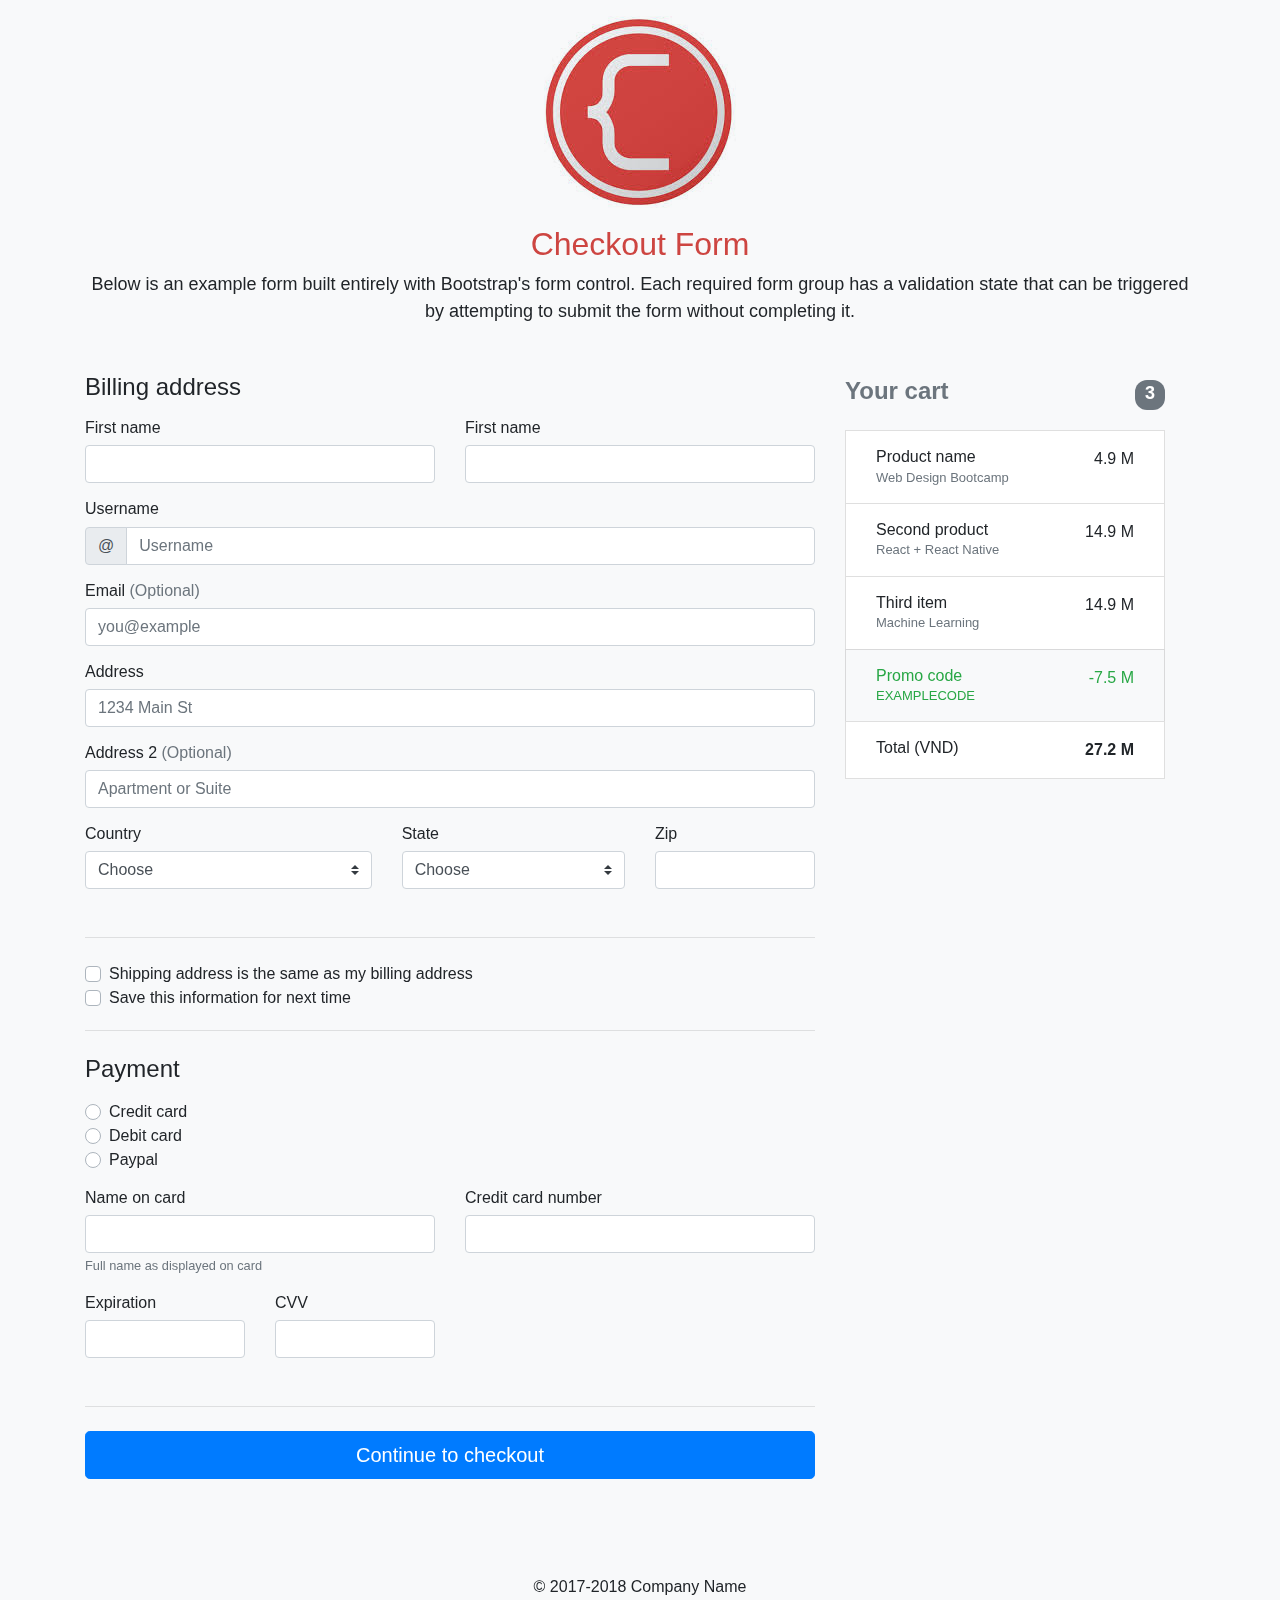
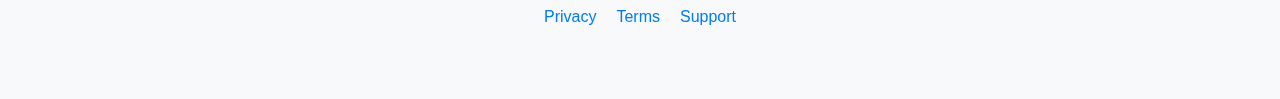
<file: checkout.html>
<!DOCTYPE html>
<html lang="en">

<head>
    <meta charset="UTF-8">
    <meta name="viewport" content="width=device-width, initial-scale=1.0">
    <link rel="stylesheet" crossorigin="anonymous"
        href="https://stackpath.bootstrapcdn.com/bootstrap/4.4.1/css/bootstrap.min.css"
        integrity="sha384-Vkoo8x4CGsO3+Hhxv8T/Q5PaXtkKtu6ug5TOeNV6gBiFeWPGFN9MuhOf23Q9Ifjh" />
    <link rel="stylesheet" crossorigin="anonymous" href="https://use.fontawesome.com/releases/v5.6.3/css/all.css"
        integrity="sha384-UHRtZLI+pbxtHCWp1t77Bi1L4ZtiqrqD80Kn4Z8NTSRyMA2Fd33n5dQ8lWUE00s/" />
    <link rel="stylesheet" href="checkOut.css">
    <title>Document</title>

</head>

<body>
    <div class="logo container">
        <img src="img/logo.jpeg" />

    </div>
    <div class="container">
        <h2 class="text-center" style="color: #cd4541;">Checkout Form</h2>
        <p class="text-center" style="font-size: 18px;">Below is an example form built entirely with Bootstrap's form
            control. Each required form group has a validation state that can be triggered by attempting to submit the
            form without completing it.</p>
    </div>

    <div class="container mt-5">
        <div class="row">
            <div class="col-md-8">
                <h1 style="font-size: 24px">Billing address</h1>
                <div class="row form mt-3">
                    <div class="col-md-6">
                        <h3>First name</h3>
                        <input type="text" class="form-control" id="email">
                    </div>
                    <div class="col-md-6">
                        <h3>First name</h3>
                        <input type="text" class="form-control" id="email">
                    </div>

                </div>
                <div class="form mt-3">
                    <h3>Username</h3>
                </div>
                <div class="input-group">
                    <div class="input-group-prepend">
                        <span class="input-group-text">@</span>
                    </div>
                    <input class="form-control" type="text" placeholder="Username" />
                </div>
                <div class="form mt-3">
                    <h3>Email <a style="color: #6c757d">(Optional)</a></h3>
                    <input class="form-control" type="text" placeholder="you@example" />
                </div>
                <div class="form mt-3">
                    <h3>Address</h3>
                    <input class="form-control" type="text" placeholder="1234 Main St" />
                </div>
                <div class="form mt-3">
                    <h3>Address 2 <a style="color: #6c757d">(Optional)</a></h3>
                    <input class="form-control" type="text" placeholder="Apartment or Suite" />
                </div>
                <div class="form-3 row">
                    <div class="col-md-5 form mt-3">
                        <h3>Country</h3>

                        <select class="custom-select" width="300px">
                            <option>Choose</option>
                            <option>Viet Nam</option>
                            <option>Australia</option>
                        </select>
                    </div>
                    <div class="col-md-4 form mt-3">
                        <h3>State</h3>

                        <select class="custom-select">
                            <option>Choose</option>
                            <option>Viet Nam</option>
                            <option>Australia</option>
                        </select>
                    </div>
                    <div class="col-md-3 form mt-3">
                        <h3>Zip</h3>
                        <input type="text" class="form-control">
                    </div>
                </div>
                <div class="line mt-5 ">
                    <div class="custom-control custom-checkbox">
                        <input type="checkbox" class="custom-control-input">
                        <label class="custom-control-label mt-4">Shipping address is the same as my billing
                            address</label>
                    </div>
                    <div class="custom-control custom-checkbox">
                        <input type="checkbox" class="custom-control-input">
                        <label class="custom-control-label mb-4">Save this information for next time</label>
                    </div>
                </div>
                <div class="line mt-n1">
                    <h1 style="font-size: 24px;" class="mt-4 mb-3">Payment</h1>
                </div>
                <div class="custom-control custom-radio">
                    <input id="credit" name="paymentMethod" type="radio" class="custom-control-input">
                    <label class="custom-control-label" for="credit">Credit card</label>
                </div>
                <div class="custom-control custom-radio">
                    <input id="debit" name="paymentMethod" type="radio" class="custom-control-input">
                    <label class="custom-control-label" for="debit">Debit card</label>
                </div>
                <div class="custom-control custom-radio">
                    <input id="paypal" name="paymentMethod" type="radio" class="custom-control-input">
                    <label class="custom-control-label" for="paypal">Paypal</label>
                </div>

                <div class="row form mt-3">
                    <div class="col-md-6">
                        <h3>Name on card</h3>
                        <input type="text" class="form-control" id="email">
                        <small class="text-muted">Full name as displayed on card</small>
                    </div>
                    <div class="col-md-6">
                        <h3>Credit card number </h3>
                        <input type="text" class="form-control" id="email">
                    </div>
                </div>
                <div class="row mt-3">
                    <div class="col-md-3 form">
                        <h3>Expiration</h3>
                        <input type="text" class="form-control" id="email">
                    </div>
                    <div class="col-md-3 form">
                        <h3>CVV</h3>
                        <input type="text" class="form-control" id="email">
                    </div>
                </div>
                <div class="line mt-5 pb-5">
                    <button class="btn btn-primary btn-lg btn-block mt-4 mb-5">Continue to checkout</button>
                </div>
            </div>

            <div class="col-md-4 row">
                <div class="col-md-6">
                    <p style="color: #6c757d; font-size: 24px; font-weight: 600">Your cart</p>


                </div>
                <div class="col-md-6">
                    <div class="circle">
                        <p>3</p>
                    </div>

                </div>
                <div class="col-md mTop">
                    <div class="frame">
                        <div class="title mt-3">
                            <h1>Product name</h1>
                            <p>Web Design Bootcamp</p>
                        </div>

                        <div class="number mt-3 ">
                            <p>4.9 M</p>
                        </div>
                    </div>
                    <div class=" frame">
                        <div class="title mt-3">
                            <h1>Second product</h1>
                            <p>React + React Native</p>
                        </div>

                        <div class="number mt-3 ">
                            <p>14.9 M</p>
                        </div>
                    </div>
                    <div class=" frame">
                        <div class="title mt-3">
                            <h1>Third item</h1>
                            <p>Machine Learning</p>
                        </div>

                        <div class="number mt-3 ">
                            <p>14.9 M</p>
                        </div>
                    </div>
                    <div class="frame1">
                        <div class="title mt-3">
                            <h1>Promo code</h1>
                            <p>EXAMPLECODE</p>
                        </div>

                        <div class="number mt-3 ">
                            <p>-7.5 M</p>
                        </div>
                    </div>
                    <div class=" frame" style="border-bottom: 1px solid rgba(0,0,0,.125);">
                        <div class="title mt-3" >
                            <h1>Total (VND)</h1>

                        </div>

                        <div class="number mt-3 ">
                            <p style="font-weight: bold;">27.2 M</p>
                        </div>
                    </div>
                </div>

            </div>

        </div>
    </div>
    <p class="text-center">© 2017-2018 Company Name</p>
    <div class="link-bottom">
        <a href="#">Privacy</a>
        <a href="#">Terms</a>
        <a href="#">Support</a>
    </div>
    <script src="https://code.jquery.com/jquery-3.4.1.slim.min.js"
        integrity="sha384-J6qa4849blE2+poT4WnyKhv5vZF5SrPo0iEjwBvKU7imGFAV0wwj1yYfoRSJoZ+n"
        crossorigin="anonymous"></script>
    <script src="https://cdn.jsdelivr.net/npm/popper.js@1.16.0/dist/umd/popper.min.js"
        integrity="sha384-Q6E9RHvbIyZFJoft+2mJbHaEWldlvI9IOYy5n3zV9zzTtmI3UksdQRVvoxMfooAo"
        crossorigin="anonymous"></script>
    <script src="https://stackpath.bootstrapcdn.com/bootstrap/4.4.1/js/bootstrap.min.js"
        integrity="sha384-wfSDF2E50Y2D1uUdj0O3uMBJnjuUD4Ih7YwaYd1iqfktj0Uod8GCExl3Og8ifwB6"
        crossorigin="anonymous"></script>
</body>

</html>
</file>
<file: checkOut.css>
body{
    margin: 0 auto;
    background-color: #f8f9fa;
}
.logo{
    display: flex;
    justify-content: center;
    mix-blend-mode: multiply;
}
.circle{
    width: 30px;
    height: 30px;
    border-radius: 12px;
    background-color: #6c757d;
    float: right;
    margin-top: 7px;
}
.circle p{
    color: white;
    text-align: center;
    font-weight: bold;
    font-size: 18px;
}

.form h3{
    font-size: 16px;
    color:  #212529;
    font-weight: 400;
}
.form-3{
    display: flex;
    justify-content: space-between;
}
.title h1{
    font-size: 16px;
    color: #212529;;
}
.title p{
    margin-top: -7px;
    font-size: 13px;
    color: #6c757d;

}
.title{
    margin-left: 30px;
}
.number{
    margin-right: 30px;
}
.frame{
    border: 1px solid rgba(0,0,0,.125);
    display: flex;
    justify-content: space-between;
    border-bottom: none;
    background-color: white;
}
.frame1{
    border: 1px solid rgba(0,0,0,.125);
    display: flex;
    justify-content: space-between;
    border-bottom: none;
    background-color: #f8f9fa;
    
}
.frame1 h1{
    color: #28a745;
}
.frame1 p{
    color: #28a745;
}
.line{
    border-top: 1px solid rgba(0,0,0,.1);;
    margin-top: 1rem;
}
.link-bottom{
    display: flex;
    justify-content: center;
    
    
}
.link-bottom a{
    margin: -10px 10px 70px 10px;
    
}
.mTop{
    margin-top: -570px;
}
</file>
